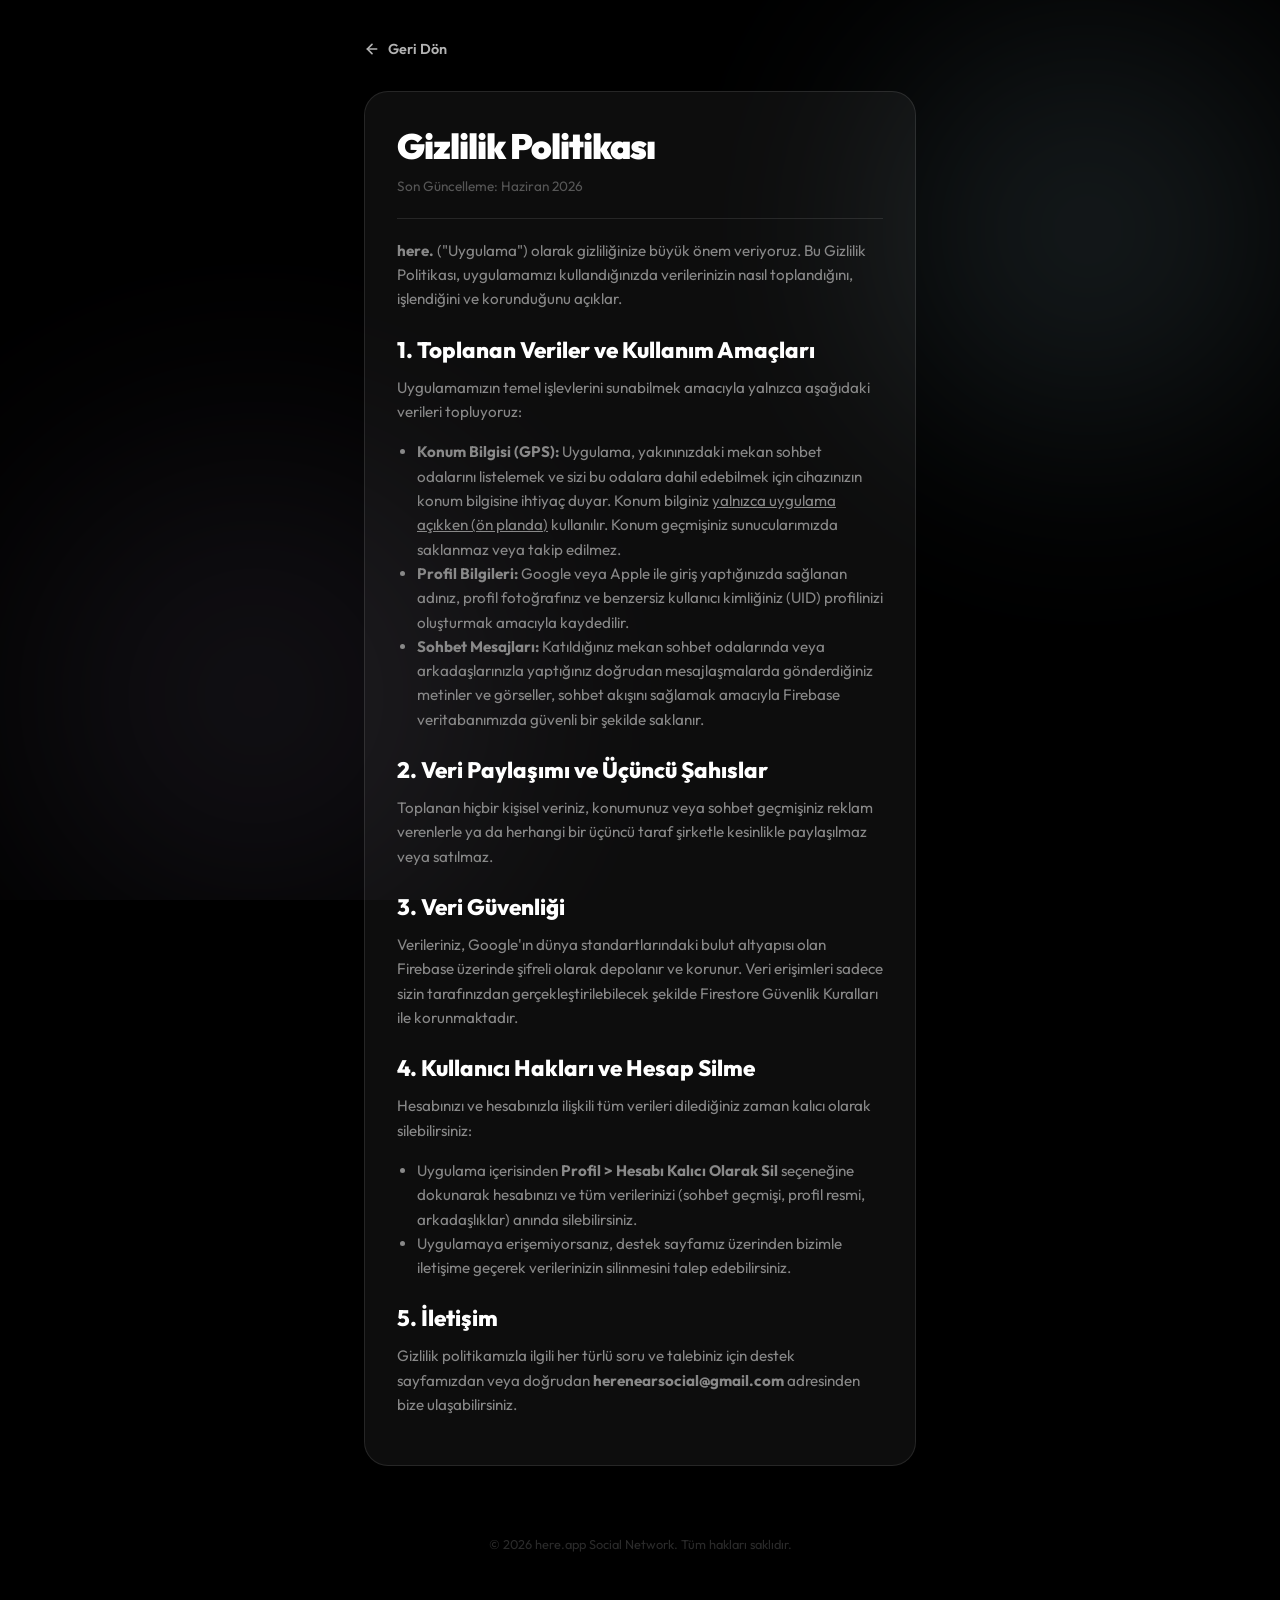
<file: privacy.html>
<!DOCTYPE html>
<html lang="tr">
<head>
  <meta charset="UTF-8">
  <meta name="viewport" content="width=device-width, initial-scale=1.0">
  <title>here. - Gizlilik Politikası</title>
  <link rel="stylesheet" href="style.css">
  <link href="https://fonts.googleapis.com/css2?family=Outfit:wght@400;600;800;900&display=swap" rel="stylesheet">
  <style>
    .privacy-container {
      max-width: 600px !important;
      margin: 0 auto;
      padding: 40px 24px;
    }
    .privacy-content {
      background: var(--card-bg);
      border: 1px solid var(--card-border);
      padding: 32px;
      border-radius: 24px;
      margin-top: 30px;
      text-align: left;
    }
    .privacy-content h2 {
      font-size: 1.4rem;
      font-weight: 800;
      margin-top: 24px;
      margin-bottom: 12px;
      color: var(--text-white);
    }
    .privacy-content p {
      font-size: 0.95rem;
      color: var(--text-muted);
      line-height: 1.6;
      margin-bottom: 16px;
    }
    .privacy-content ul {
      margin-left: 20px;
      margin-bottom: 16px;
      color: var(--text-muted);
      font-size: 0.95rem;
      line-height: 1.6;
    }
    .back-btn {
      display: inline-flex;
      align-items: center;
      gap: 8px;
      color: var(--text-white);
      text-decoration: none;
      font-weight: 600;
      font-size: 0.9rem;
      opacity: 0.7;
      transition: opacity 0.2s;
    }
    .back-btn:hover {
      opacity: 1;
    }
  </style>
</head>
<body>
  
  <div class="background-effects">
    <div class="blob blob-1"></div>
    <div class="blob blob-2"></div>
  </div>

  <div class="container privacy-container">
    <div class="header">
      <a href="index.html" class="back-btn">
        <svg xmlns="http://www.w3.org/2000/svg" width="16" height="16" viewBox="0 0 24 24" fill="none" stroke="currentColor" stroke-width="2.5" stroke-linecap="round" stroke-linejoin="round"><line x1="19" y1="12" x2="5" y2="12"></line><polyline points="12 19 5 12 12 5"></polyline></svg>
        Geri Dön
      </a>
    </div>

    <div class="privacy-content">
      <h1 style="font-size: 2.2rem; font-weight: 900; margin-bottom: 8px; letter-spacing: -1px;">Gizlilik Politikası</h1>
      <p style="font-size: 0.85rem; opacity: 0.6;">Son Güncelleme: Haziran 2026</p>
      
      <hr style="border: 0; border-top: 1px solid var(--card-border); margin: 20px 0;">

      <p><strong>here.</strong> ("Uygulama") olarak gizliliğinize büyük önem veriyoruz. Bu Gizlilik Politikası, uygulamamızı kullandığınızda verilerinizin nasıl toplandığını, işlendiğini ve korunduğunu açıklar.</p>

      <h2>1. Toplanan Veriler ve Kullanım Amaçları</h2>
      <p>Uygulamamızın temel işlevlerini sunabilmek amacıyla yalnızca aşağıdaki verileri topluyoruz:</p>
      <ul>
        <li><strong>Konum Bilgisi (GPS):</strong> Uygulama, yakınınızdaki mekan sohbet odalarını listelemek ve sizi bu odalara dahil edebilmek için cihazınızın konum bilgisine ihtiyaç duyar. Konum bilginiz <u>yalnızca uygulama açıkken (ön planda)</u> kullanılır. Konum geçmişiniz sunucularımızda saklanmaz veya takip edilmez.</li>
        <li><strong>Profil Bilgileri:</strong> Google veya Apple ile giriş yaptığınızda sağlanan adınız, profil fotoğrafınız ve benzersiz kullanıcı kimliğiniz (UID) profilinizi oluşturmak amacıyla kaydedilir.</li>
        <li><strong>Sohbet Mesajları:</strong> Katıldığınız mekan sohbet odalarında veya arkadaşlarınızla yaptığınız doğrudan mesajlaşmalarda gönderdiğiniz metinler ve görseller, sohbet akışını sağlamak amacıyla Firebase veritabanımızda güvenli bir şekilde saklanır.</li>
      </ul>

      <h2>2. Veri Paylaşımı ve Üçüncü Şahıslar</h2>
      <p>Toplanan hiçbir kişisel veriniz, konumunuz veya sohbet geçmişiniz reklam verenlerle ya da herhangi bir üçüncü taraf şirketle kesinlikle paylaşılmaz veya satılmaz.</p>

      <h2>3. Veri Güvenliği</h2>
      <p>Verileriniz, Google'ın dünya standartlarındaki bulut altyapısı olan Firebase üzerinde şifreli olarak depolanır ve korunur. Veri erişimleri sadece sizin tarafınızdan gerçekleştirilebilecek şekilde Firestore Güvenlik Kuralları ile korunmaktadır.</p>

      <h2>4. Kullanıcı Hakları ve Hesap Silme</h2>
      <p>Hesabınızı ve hesabınızla ilişkili tüm verileri dilediğiniz zaman kalıcı olarak silebilirsiniz:</p>
      <ul>
        <li>Uygulama içerisinden <strong>Profil > Hesabı Kalıcı Olarak Sil</strong> seçeneğine dokunarak hesabınızı ve tüm verilerinizi (sohbet geçmişi, profil resmi, arkadaşlıklar) anında silebilirsiniz.</li>
        <li>Uygulamaya erişemiyorsanız, destek sayfamız üzerinden bizimle iletişime geçerek verilerinizin silinmesini talep edebilirsiniz.</li>
      </ul>

      <h2>5. İletişim</h2>
      <p>Gizlilik politikamızla ilgili her türlü soru ve talebiniz için destek sayfamızdan veya doğrudan <strong>herenearsocial@gmail.com</strong> adresinden bize ulaşabilirsiniz.</p>
    </div>

    <div class="footer" style="margin-top: 40px; text-align: center; opacity: 0.5; font-size: 0.8rem;">
      © 2026 here.app Social Network. Tüm hakları saklıdır.
    </div>
  </div>

</body>
</html>
</file>
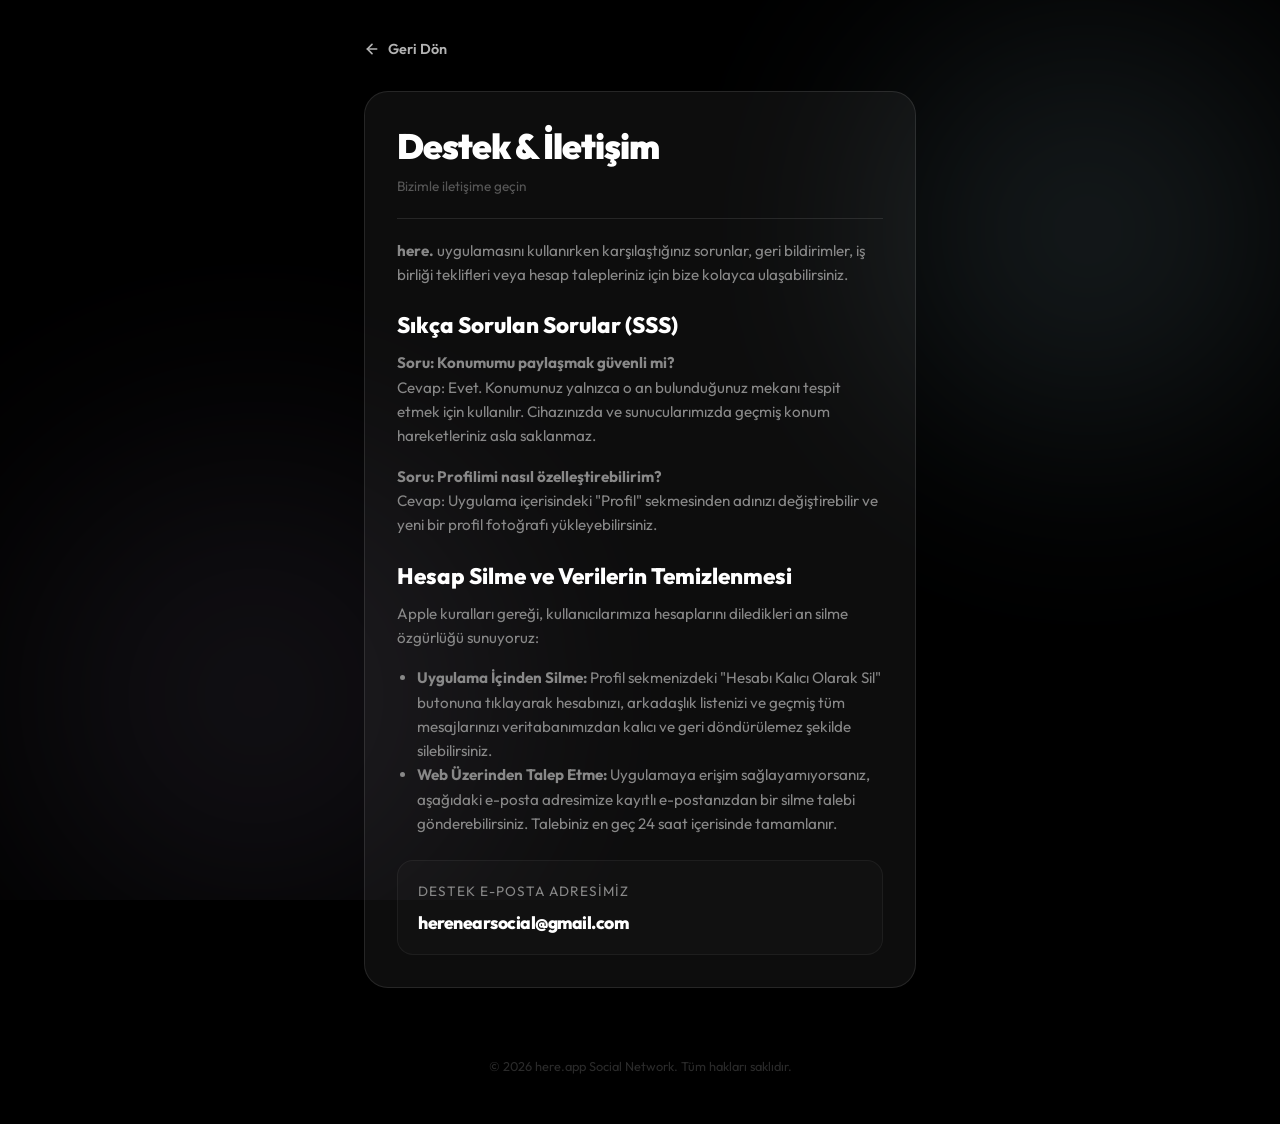
<file: support.html>
<!DOCTYPE html>
<html lang="tr">
<head>
  <meta charset="UTF-8">
  <meta name="viewport" content="width=device-width, initial-scale=1.0">
  <title>here. - Destek & İletişim</title>
  <link rel="stylesheet" href="style.css">
  <link href="https://fonts.googleapis.com/css2?family=Outfit:wght@400;600;800;900&display=swap" rel="stylesheet">
  <style>
    .support-container {
      max-width: 600px !important;
      margin: 0 auto;
      padding: 40px 24px;
    }
    .support-content {
      background: var(--card-bg);
      border: 1px solid var(--card-border);
      padding: 32px;
      border-radius: 24px;
      margin-top: 30px;
      text-align: left;
    }
    .support-content h2 {
      font-size: 1.4rem;
      font-weight: 800;
      margin-top: 24px;
      margin-bottom: 12px;
      color: var(--text-white);
    }
    .support-content p {
      font-size: 0.95rem;
      color: var(--text-muted);
      line-height: 1.6;
      margin-bottom: 16px;
    }
    .support-content ul {
      margin-left: 20px;
      margin-bottom: 16px;
      color: var(--text-muted);
      font-size: 0.95rem;
      line-height: 1.6;
    }
    .back-btn {
      display: inline-flex;
      align-items: center;
      gap: 8px;
      color: var(--text-white);
      text-decoration: none;
      font-weight: 600;
      font-size: 0.9rem;
      opacity: 0.7;
      transition: opacity 0.2s;
    }
    .back-btn:hover {
      opacity: 1;
    }
    .contact-card {
      background: rgba(255, 255, 255, 0.02);
      border: 1px solid rgba(255, 255, 255, 0.05);
      border-radius: 16px;
      padding: 20px;
      margin-top: 24px;
    }
    .contact-email {
      font-size: 1.1rem;
      color: var(--text-white);
      font-weight: 800;
      letter-spacing: -0.5px;
      display: block;
      margin-top: 8px;
      text-decoration: none;
    }
  </style>
</head>
<body>
  
  <div class="background-effects">
    <div class="blob blob-1"></div>
    <div class="blob blob-2"></div>
  </div>

  <div class="container support-container">
    <div class="header">
      <a href="index.html" class="back-btn">
        <svg xmlns="http://www.w3.org/2000/svg" width="16" height="16" viewBox="0 0 24 24" fill="none" stroke="currentColor" stroke-width="2.5" stroke-linecap="round" stroke-linejoin="round"><line x1="19" y1="12" x2="5" y2="12"></line><polyline points="12 19 5 12 12 5"></polyline></svg>
        Geri Dön
      </a>
    </div>

    <div class="support-content">
      <h1 style="font-size: 2.2rem; font-weight: 900; margin-bottom: 8px; letter-spacing: -1px;">Destek & İletişim</h1>
      <p style="font-size: 0.85rem; opacity: 0.6;">Bizimle iletişime geçin</p>
      
      <hr style="border: 0; border-top: 1px solid var(--card-border); margin: 20px 0;">

      <p><strong>here.</strong> uygulamasını kullanırken karşılaştığınız sorunlar, geri bildirimler, iş birliği teklifleri veya hesap talepleriniz için bize kolayca ulaşabilirsiniz.</p>

      <h2>Sıkça Sorulan Sorular (SSS)</h2>
      
      <p><strong>Soru: Konumumu paylaşmak güvenli mi?</strong><br>
      Cevap: Evet. Konumunuz yalnızca o an bulunduğunuz mekanı tespit etmek için kullanılır. Cihazınızda ve sunucularımızda geçmiş konum hareketleriniz asla saklanmaz.</p>

      <p><strong>Soru: Profilimi nasıl özelleştirebilirim?</strong><br>
      Cevap: Uygulama içerisindeki "Profil" sekmesinden adınızı değiştirebilir ve yeni bir profil fotoğrafı yükleyebilirsiniz.</p>

      <h2>Hesap Silme ve Verilerin Temizlenmesi</h2>
      <p>Apple kuralları gereği, kullanıcılarımıza hesaplarını diledikleri an silme özgürlüğü sunuyoruz:</p>
      <ul>
        <li><strong>Uygulama İçinden Silme:</strong> Profil sekmenizdeki "Hesabı Kalıcı Olarak Sil" butonuna tıklayarak hesabınızı, arkadaşlık listenizi ve geçmiş tüm mesajlarınızı veritabanımızdan kalıcı ve geri döndürülemez şekilde silebilirsiniz.</li>
        <li><strong>Web Üzerinden Talep Etme:</strong> Uygulamaya erişim sağlayamıyorsanız, aşağıdaki e-posta adresimize kayıtlı e-postanızdan bir silme talebi gönderebilirsiniz. Talebiniz en geç 24 saat içerisinde tamamlanır.</li>
      </ul>

      <div class="contact-card">
        <p style="margin-bottom: 4px; font-size: 0.85rem; text-transform: uppercase; letter-spacing: 1px;">Destek E-Posta Adresimiz</p>
        <a href="mailto:herenearsocial@gmail.com" class="contact-email">herenearsocial@gmail.com</a>
      </div>
    </div>

    <div class="footer" style="margin-top: 40px; text-align: center; opacity: 0.5; font-size: 0.8rem;">
      © 2026 here.app Social Network. Tüm hakları saklıdır.
    </div>
  </div>

</body>
</html>
</file>
<file: style.css>
:root {
  --bg-dark: #000000;
  --text-main: #b6e3f4;
  --text-white: #ffffff;
  --text-muted: #888888;
  --card-bg: rgba(255, 255, 255, 0.05);
  --card-border: rgba(255, 255, 255, 0.1);
}

* {
  margin: 0;
  padding: 0;
  box-sizing: border-box;
  font-family: 'Outfit', sans-serif;
}

body {
  background-color: var(--bg-dark);
  color: var(--text-white);
  min-height: 100vh;
  display: flex;
  flex-direction: column;
  align-items: center;
  justify-content: center;
  overflow-x: hidden;
  position: relative;
}

/* Background Effects */
.background-effects {
  position: fixed;
  top: 0;
  left: 0;
  width: 100vw;
  height: 100vh;
  z-index: -1;
  overflow: hidden;
  pointer-events: none;
}

.blob {
  position: absolute;
  filter: blur(100px);
  opacity: 0.4;
  animation: float 20s infinite ease-in-out;
}

.blob-1 {
  top: -10%;
  right: -10%;
  width: 50vw;
  height: 50vw;
  background: radial-gradient(circle, rgba(182, 227, 244, 0.4) 0%, rgba(0,0,0,0) 70%);
}

.blob-2 {
  bottom: -20%;
  left: -10%;
  width: 60vw;
  height: 60vw;
  background: radial-gradient(circle, rgba(192, 174, 222, 0.3) 0%, rgba(0,0,0,0) 70%);
  animation-delay: -10s;
}

@keyframes float {
  0% { transform: translate(0, 0) scale(1); }
  50% { transform: translate(-5%, 5%) scale(1.1); }
  100% { transform: translate(0, 0) scale(1); }
}

.container {
  width: 100%;
  max-width: 500px;
  padding: 40px 24px;
  display: flex;
  flex-direction: column;
  min-height: 100vh;
}

/* Branding */
.brand {
  text-align: center;
  margin-bottom: 60px;
  padding-top: 20px;
}

.brand h1 {
  font-size: 3.5rem;
  font-weight: 900;
  letter-spacing: -2px;
  line-height: 1;
}

.brand .dot {
  color: var(--text-white);
}

/* Content */
.content {
  flex: 1;
  display: flex;
  flex-direction: column;
  justify-content: center;
}

.fade-in {
  animation: fadeInDown 1s cubic-bezier(0.16, 1, 0.3, 1) forwards;
  opacity: 0;
  transform: translateY(20px);
}

@keyframes fadeInDown {
  to {
    opacity: 1;
    transform: translateY(0);
  }
}

.hero-title {
  font-size: 2.2rem;
  font-weight: 800;
  line-height: 1.2;
  margin-bottom: 20px;
  letter-spacing: -1px;
}

.description {
  font-size: 1.15rem;
  color: var(--text-muted);
  line-height: 1.7;
  margin-bottom: 40px;
  font-weight: 400;
}

.locations-modern {
  display: flex;
  flex-direction: column;
  gap: 8px;
  margin-bottom: 48px;
  background: var(--card-bg);
  border: 1px solid var(--card-border);
  padding: 16px 20px;
  border-radius: 16px;
  width: fit-content;
}

.locations-label {
  display: flex;
  align-items: center;
  gap: 6px;
  font-size: 0.7rem;
  font-weight: 800;
  letter-spacing: 1px;
  color: var(--text-main);
}

.locations-cities {
  font-size: 0.95rem;
  font-weight: 600;
  color: rgba(255, 255, 255, 0.9);
  letter-spacing: 0.5px;
}

.pulse-dot {
  width: 6px;
  height: 6px;
  background: var(--text-main);
  border-radius: 50%;
  display: inline-block;
  box-shadow: 0 0 8px var(--text-main);
  animation: pulse 2s infinite;
}

@keyframes pulse {
  0% { opacity: 1; transform: scale(1); }
  50% { opacity: 0.5; transform: scale(1.5); }
  100% { opacity: 1; transform: scale(1); }
}

/* Form */
.form-container {
  background: rgba(20, 20, 20, 0.4);
  backdrop-filter: blur(20px);
  -webkit-backdrop-filter: blur(20px);
  border: 1px solid var(--card-border);
  border-radius: 24px;
  padding: 32px 24px;
  box-shadow: 0 30px 60px rgba(0,0,0,0.5);
}

.form-title {
  font-size: 1.3rem;
  font-weight: 700;
  margin-bottom: 8px;
}

.form-subtitle {
  font-size: 0.9rem;
  color: var(--text-muted);
  margin-bottom: 24px;
  line-height: 1.4;
}

.input-group {
  display: flex;
  flex-direction: column;
  gap: 12px;
}

input[type="email"] {
  width: 100%;
  padding: 16px 20px;
  background: rgba(255, 255, 255, 0.05);
  border: 1px solid rgba(255, 255, 255, 0.1);
  border-radius: 16px;
  color: white;
  font-size: 1rem;
  outline: none;
  transition: all 0.3s ease;
}

input[type="email"]:focus {
  border-color: var(--text-main);
  background: rgba(255, 255, 255, 0.08);
}

button {
  width: 100%;
  padding: 16px;
  background: var(--text-main);
  color: black;
  border: none;
  border-radius: 16px;
  font-size: 1rem;
  font-weight: 800;
  cursor: pointer;
  display: flex;
  align-items: center;
  justify-content: center;
  gap: 8px;
  transition: all 0.2s ease;
}

button:active {
  transform: scale(0.98);
}

button:disabled {
  opacity: 0.7;
  cursor: not-allowed;
}

#status-message {
  margin-top: 16px;
  font-size: 0.9rem;
  text-align: center;
  font-weight: 600;
  min-height: 20px;
}

.success-msg { color: #86efac; }
.error-msg { color: #fca5a5; }

.footer {
  text-align: center;
  padding: 30px 0 10px;
  font-size: 0.8rem;
  color: #555;
  display: flex;
  flex-direction: column;
  align-items: center;
  gap: 16px;
}

.social-links {
  display: flex;
  justify-content: center;
  margin-top: 10px;
}

.social-icon {
  display: inline-flex;
  align-items: center;
  justify-content: center;
  gap: 8px;
  color: #ffffff;
  text-decoration: none;
  font-size: 1.05rem;
  font-weight: 600;
  opacity: 0.95;
  letter-spacing: 0.5px;
  transition: all 0.3s ease;
  text-shadow: 0 0 10px rgba(255,255,255,0.2);
}

.social-icon svg {
  margin-top: -1px; /* Optik asimetriyi düzeltir */
}

.social-icon:hover {
  opacity: 1;
  transform: translateY(-2px);
  text-shadow: 0 0 15px rgba(255, 255, 255, 0.6);
  color: var(--text-main);
}

@media (min-width: 600px) {
  .input-group {
    flex-direction: row;
  }
  input[type="email"] {
    margin-bottom: 0;
  }
  button {
    width: auto;
    padding: 0 24px;
  }
}
</file>
